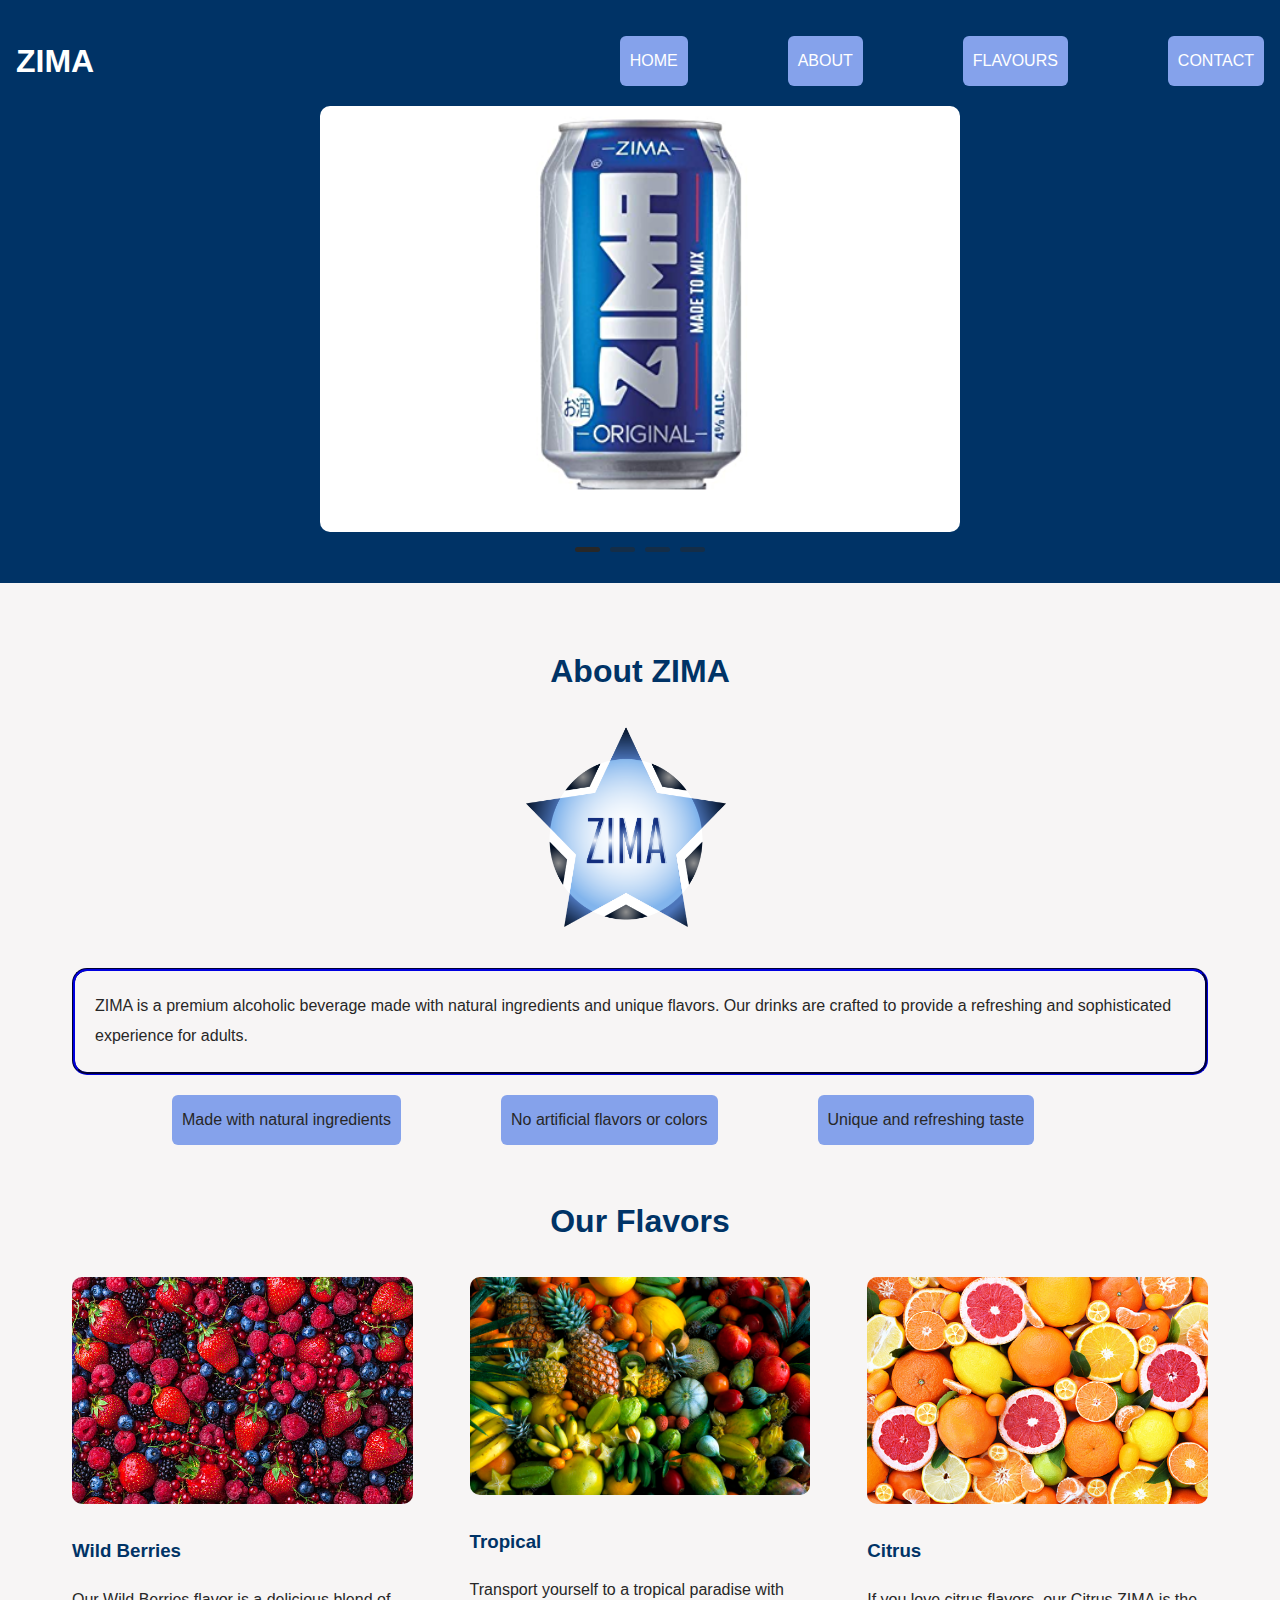
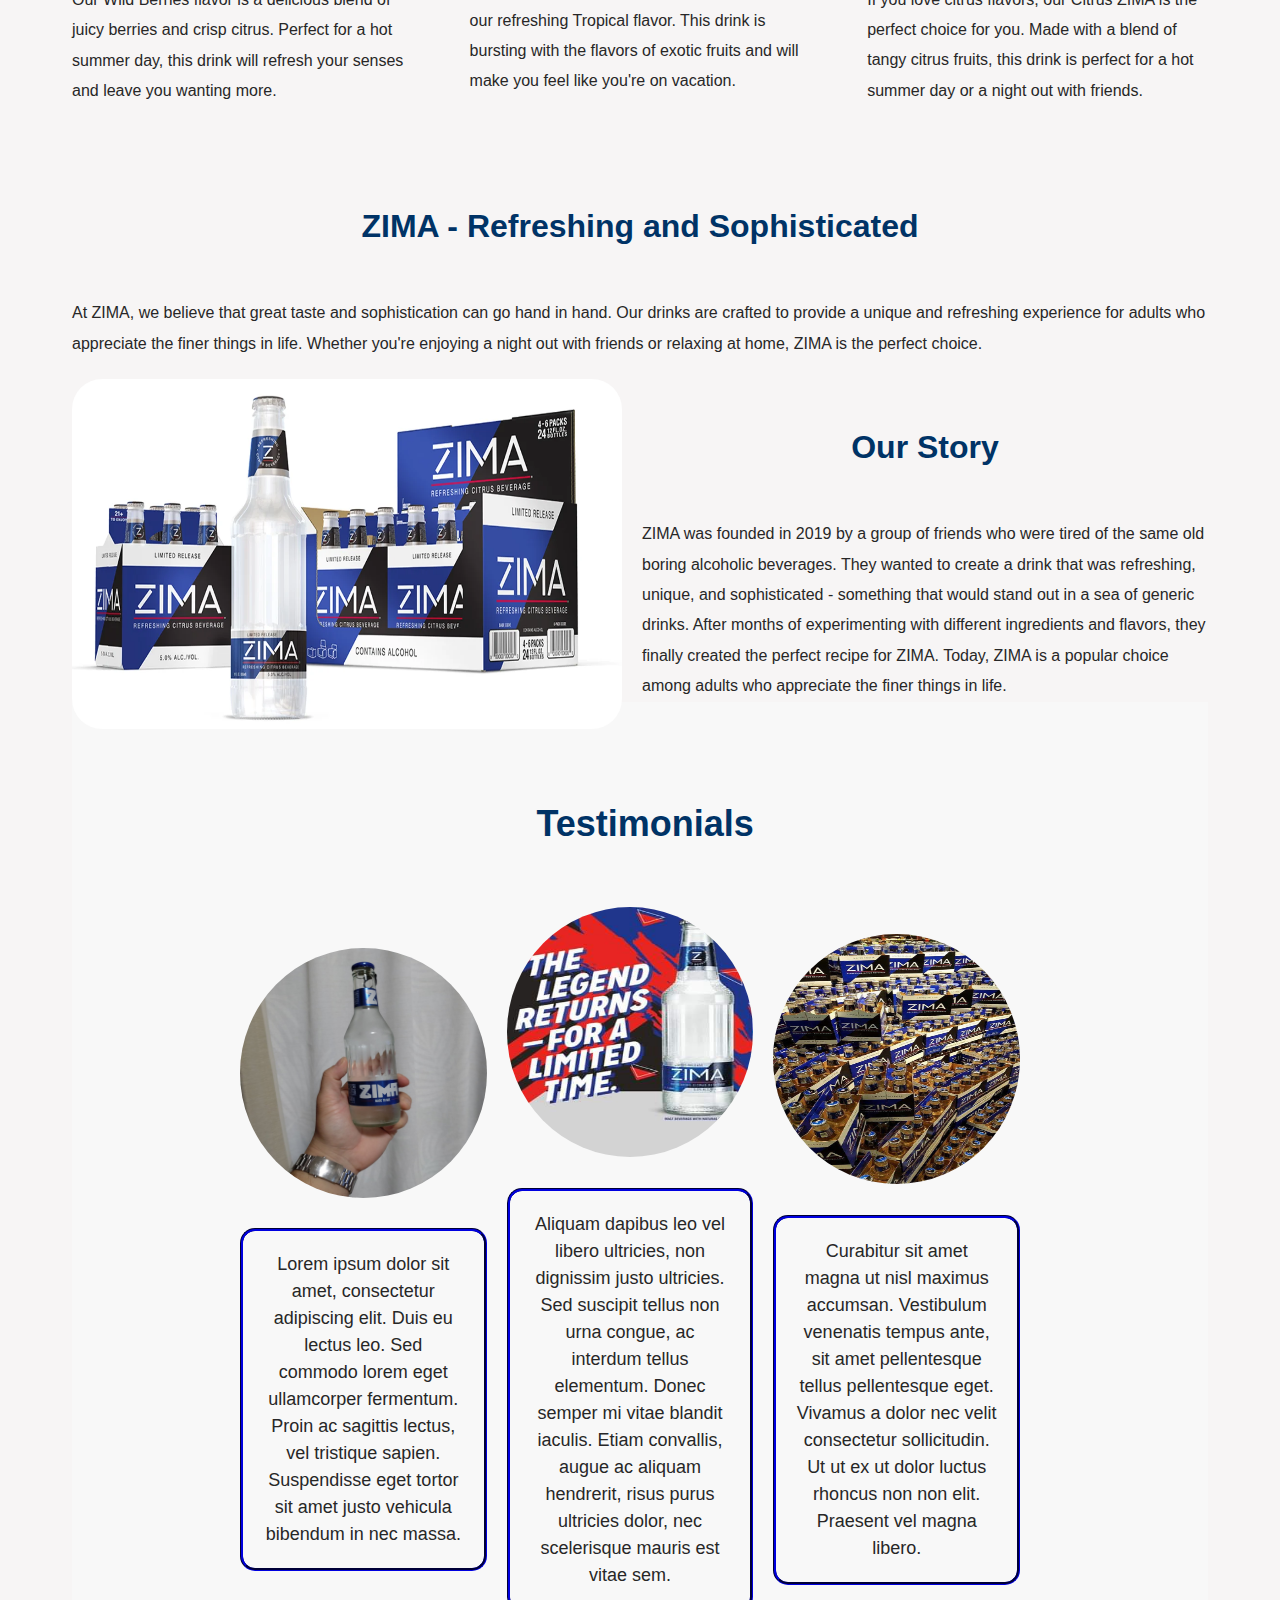
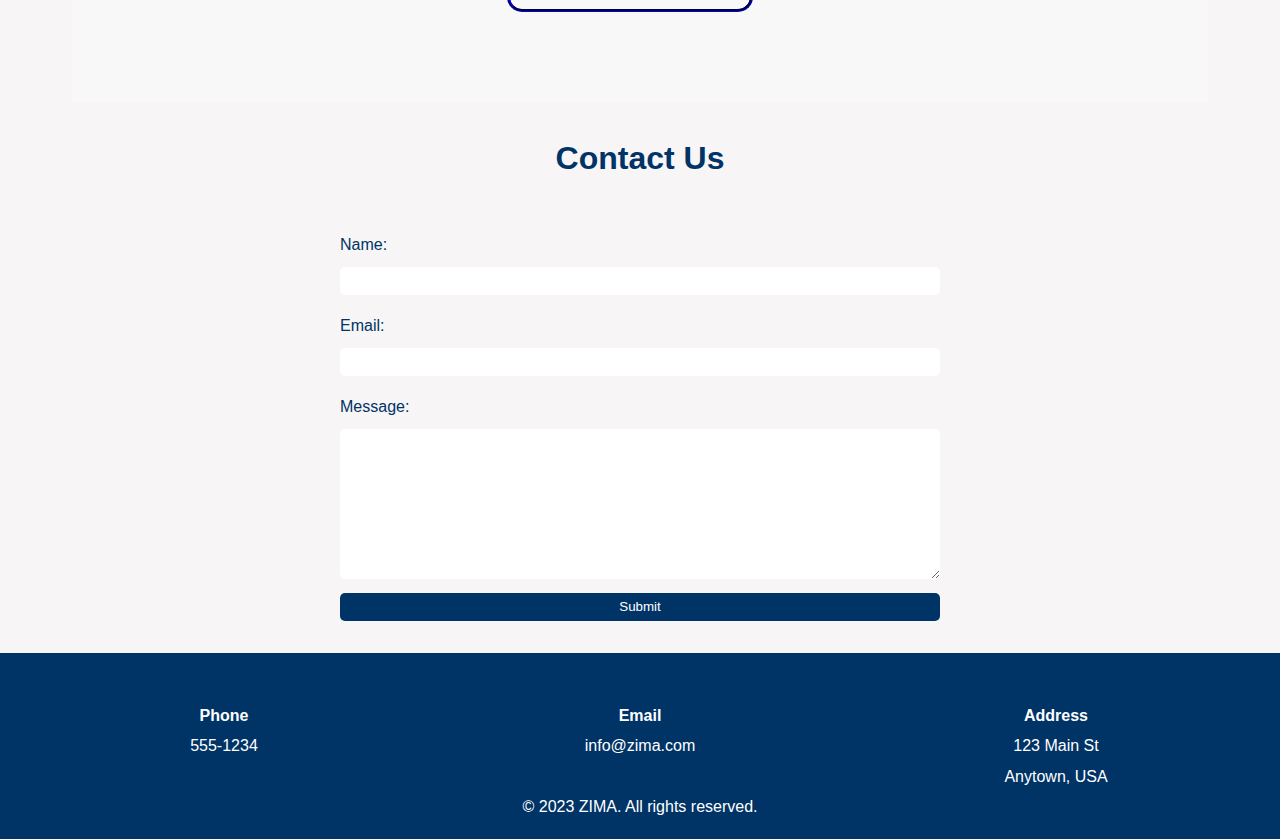
<file: index.html>
<!DOCTYPE html>
<html>

<head>
  <title>ZIMA - A Drink for Adults</title>
  <link rel="stylesheet" href="css/main.css">
</head>

<body>
  <header>
    <nav>
      <h1>ZIMA</h1>
      <ul>
        <li><a href="index.html">HOME</a></li>
        <li><a href="about.html">ABOUT</a></li>
        <li><a href="flavours.html">FLAVOURS</a></li>
        <li><a href="contact.html">CONTACT</a></li>
      </ul>
    </nav>
    <!-- <div class="banner">
      <img src="images/zima.webp" alt="ZIMA banner"> -->
    <div class="slider">
      <div class="slide">
            <img src="images/zima_can.png" alt="Photo1"/>
        </div>
      <div class="slide">
            <img src="images/hero.webp" alt="Photo3"/>
        </div> 
      <div class="slide">
            <img src="images/cheers.jpg" alt="Photo2"/>
        </div>
      <div class="slide">
            <img src="images/cool.jpg" alt="Photo3"/>
        </div> 

        <button class="btn-slide prev"><i class="fas fa-3x fa-chevron-circle-left"></i></button>
        <button class="btn-slide next"><i class="fas fa-3x fa-chevron-circle-right"></i></button>
    </div>
    </div>
    <div class="dots-container">
            <span class="dot active" data-slide="0"></span>
            <span class="dot" data-slide="1"></span>
            <span class="dot" data-slide="2"></span>
      <span class="dot" data-slide="3"></span>
    </div>
  </header>
  <main>
    <section id="about">
      <h2>About ZIMA</h2>
      <img class="logo" src="images/logo.png">
      <p class="p">ZIMA is a premium alcoholic beverage made with natural ingredients and unique flavors. Our drinks are crafted
        to provide a refreshing and sophisticated experience for adults.</p>
      <ul class="slogan">
        <li>Made with natural ingredients</li>
        <li>No artificial flavors or colors</li>
        <li>Unique and refreshing taste</li>
      </ul>
    </section>
    <section id="products">
      <h2>Our Flavors</h2>
      <div class="flavors">
        <div class="flavor">
          <img src="images/fruit1.jpg" alt="Flavor 1">
          <h3>Wild Berries</h3>
          <p>Our Wild Berries flavor is a delicious blend of juicy berries and crisp citrus. Perfect for a hot summer
            day, this drink will refresh your senses and leave you wanting more.</p>
        </div>
        <div class="flavor">
          <img src="images/fruit2.jpg" alt="Flavor 2">
          <h3>Tropical</h3>
          <p>Transport yourself to a tropical paradise with our refreshing Tropical flavor. This drink is bursting with
            the flavors of exotic fruits and will make you feel like you're on vacation.</p>
        </div>
        <div class="flavor">
          <img src="images/fruit3.jpg" alt="Flavor 3">
          <h3>Citrus</h3>
          <p>If you love citrus flavors, our Citrus ZIMA is the perfect choice for you. Made with a blend of tangy
            citrus fruits, this drink is perfect for a hot summer day or a night out with friends.</p>
        </div>
      </div>
    </section>
    <section class="branding">
      <h2>ZIMA - Refreshing and Sophisticated</h2>
      <p>At ZIMA, we believe that great taste and sophistication can go hand in hand. Our drinks are crafted to provide
        a unique and refreshing experience for adults who appreciate the finer things in life. Whether you're enjoying a
        night out with friends or relaxing at home, ZIMA is the perfect choice.</p>
      <img src="images/zima.webp" class="one" alt="ZIMA branding">
    </section>
    <section class="about">
      <h2>Our Story</h2>
      <p>ZIMA was founded in 2019 by a group of friends who were tired of the same old boring alcoholic beverages. They
        wanted to create a drink that was refreshing, unique, and sophisticated - something that would stand out in a
        sea of generic drinks. After months of experimenting with different ingredients and flavors, they finally
        created the perfect recipe for ZIMA. Today, ZIMA is a popular choice among adults who appreciate the finer
        things in life.</p>
    </section>
    <section id="testimonials">
      <h2>Testimonials</h2>
      <div class="tests">
        <div class="test">
          <img src="images/1.jpg" alt="Testimonial 1">
          <p>Lorem ipsum dolor sit amet, consectetur adipiscing elit. Duis eu lectus leo. Sed commodo lorem eget
            ullamcorper fermentum. Proin ac sagittis lectus, vel tristique sapien. Suspendisse eget tortor sit
            amet justo vehicula bibendum in nec massa.</p>
        </div>
        <div class="test">
          <img src="images/2.jpg" alt="Testimonial 2">
          <p>Aliquam dapibus leo vel libero ultricies, non dignissim justo ultricies. Sed suscipit tellus non
            urna congue, ac interdum tellus elementum. Donec semper mi vitae blandit iaculis. Etiam convallis,
            augue ac aliquam hendrerit, risus purus ultricies dolor, nec scelerisque mauris est vitae sem.</p>
        </div>
        <div class="test">
          <img src="images/3.jpg" alt="Testimonial 3">
          <p>Curabitur sit amet magna ut nisl maximus accumsan. Vestibulum venenatis tempus ante, sit amet
            pellentesque tellus pellentesque eget. Vivamus a dolor nec velit consectetur sollicitudin. Ut ut
            ex ut dolor luctus rhoncus non non elit. Praesent vel magna libero.</p>
        </div>
      </div>
    </section>
    
    <section id="contact">
      <h2>Contact Us</h2>
      <form>
        <label for="name">Name:</label>
        <input type="text" id="name" name="name" required>
        <label for="email">Email:</label>
        <input type="email" id="email" name="email" required>
        <label for="message">Message:</label>
        <textarea id="message" name="message" required></textarea>
        <input type="submit" value="Submit">
      </form>
    </section>
  </main>

  <script src="java/main.js"></script>
  <footer>
    <div class="contact-info">
      <div>
        <h4>Phone</h4>
        <p>555-1234</p>
      </div>
      <div>
        <h4>Email</h4>
        <p>info@zima.com</p>
      </div>
      <div>
        <h4>Address</h4>
        <p>123 Main St<br>Anytown, USA</p>
      </div>
    </div>
    <p>© 2023 ZIMA. All rights reserved.</p>
  </footer>
</body>

</html>
</file>
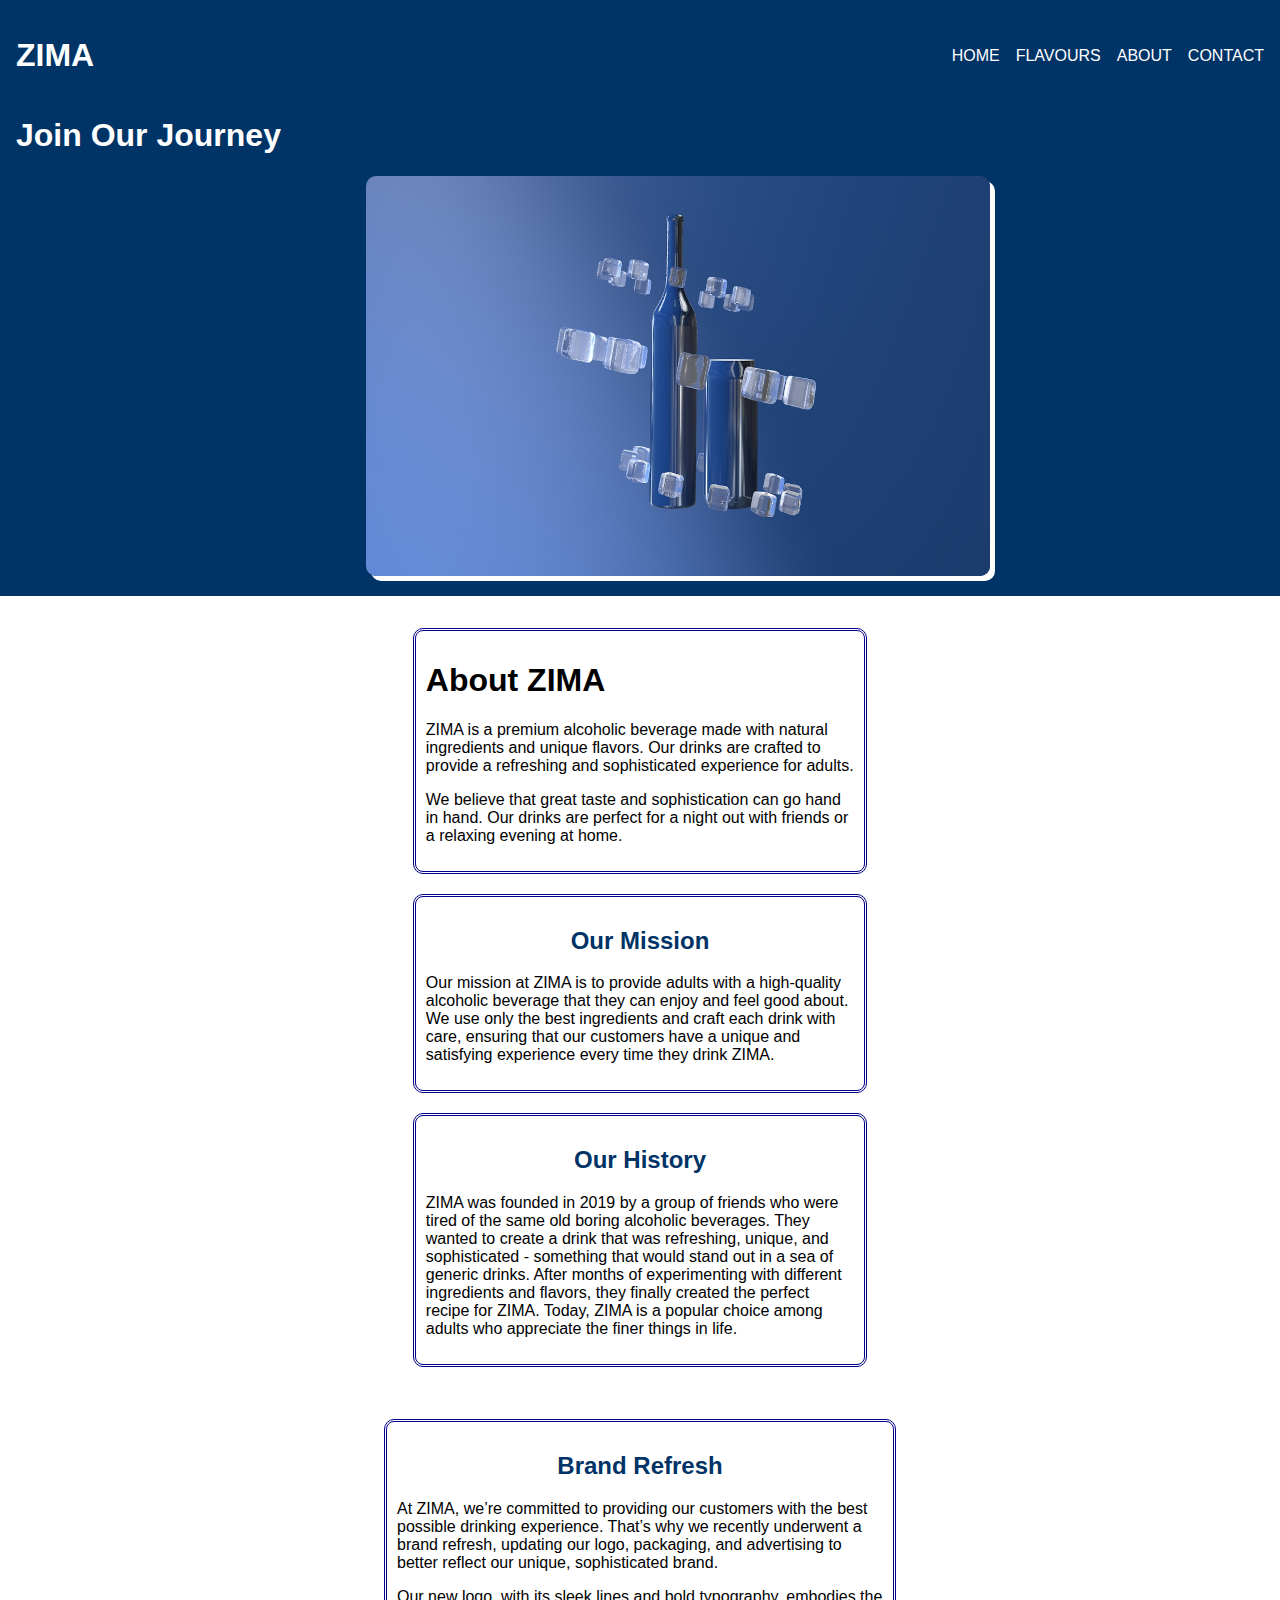
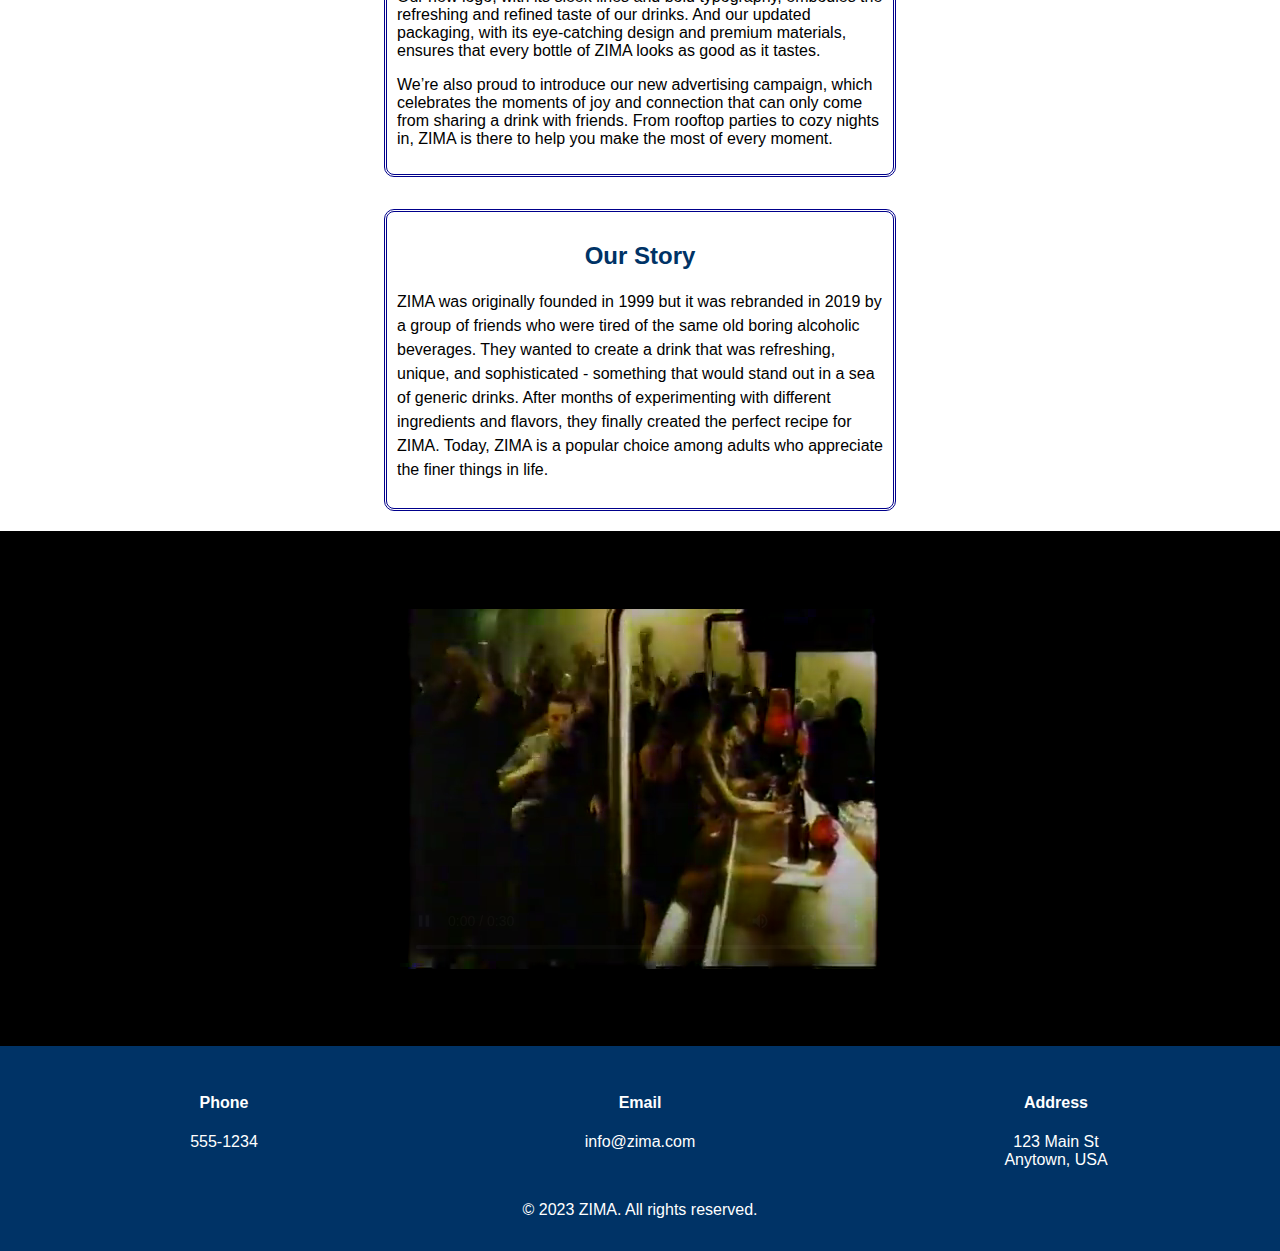
<file: about.html>
<!DOCTYPE html>
<html>
  <head>
    <title>About ZIMA</title>
	<link rel="stylesheet" href="css/about.css">
  </head>
  <body>
    <header>
      
      <nav>
        <h1>ZIMA</h1>
        <ul>
          <li><a href="index.html">HOME</a></li>
          <li><a href="flavours.html">FLAVOURS</a></li>
          <li><a href="about.html">ABOUT</a></li>
          <li><a href="contact.html">CONTACT</a></li>
        </ul>
      </nav>
      <div>
        <h1 class="tag">Join Our Journey</h1>
      </div>
      <div>
        <img class="banner" src="images/brand.jpg" alt="ZIMA banner">
      </div>

    </header>
    <main>
      <div class="para">
      <h1>About ZIMA</h1>
    
      <p>ZIMA is a premium alcoholic beverage made with natural ingredients and unique flavors. Our drinks are crafted to provide a refreshing and sophisticated experience for adults.</p>
      <p>We believe that great taste and sophistication can go hand in hand. Our drinks are perfect for a night out with friends or a relaxing evening at home.</p>
    </div>

    <div class="para">
    <h2>Our Mission</h2>
     <p>Our mission at ZIMA is to provide adults with a high-quality alcoholic beverage that they can enjoy and feel good about. We use only the best ingredients and craft each drink with care, ensuring that our customers have a unique and satisfying experience every time they drink ZIMA.</p>
      </div>
      <div class="para">
      <h2>Our History</h2>
      <p>ZIMA was founded in 2019 by a group of friends who were tired of the same old boring alcoholic beverages. They wanted to create a drink that was refreshing, unique, and sophisticated - something that would stand out in a sea of generic drinks. After months of experimenting with different ingredients and flavors, they finally created the perfect recipe for ZIMA. Today, ZIMA is a popular choice among adults who appreciate the finer things in life.</p>
    </div>
    </main>

    <section class="brand-refresh">
          <div class="para">
          <h2>Brand Refresh</h2>
          <p>At ZIMA, we’re committed to providing our customers with the best possible drinking experience. That’s why we recently underwent a brand refresh, updating our logo, packaging, and advertising to better reflect our unique, sophisticated brand.</p>
          <p>Our new logo, with its sleek lines and bold typography, embodies the refreshing and refined taste of our drinks. And our updated packaging, with its eye-catching design and premium materials, ensures that every bottle of ZIMA looks as good as it tastes.</p>
          <p>We’re also proud to introduce our new advertising campaign, which celebrates the moments of joy and connection that can only come from sharing a drink with friends. From rooftop parties to cozy nights in, ZIMA is there to help you make the most of every moment.</p>
        </div>
      </section>

      <section class="about">
        <div class="para">
        <h2>Our Story</h2>
        <p>ZIMA was originally founded in 1999 but it was rebranded in 2019 by a group of friends who were tired of the same old boring alcoholic beverages. They
          wanted to create a drink that was refreshing, unique, and sophisticated - something that would stand out in a
          sea of generic drinks. After months of experimenting with different ingredients and flavors, they finally
          created the perfect recipe for ZIMA. Today, ZIMA is a popular choice among adults who appreciate the finer
          things in life.</p>
        </div>
      </section>

      <div class="video-container">
        <div class="play-button"></div>
        <iframe src="video/videoplayback.mp4" frameborder="0" allow="accelerometer; autoplay; clipboard-write; encrypted-media; gyroscope; picture-in-picture" allowfullscreen></iframe>
      </div>
      
      
      <footer>
        <div class="contact-info">
          <div>
            <h4>Phone</h4>
            <p>555-1234</p>
          </div>
          <div>
            <h4>Email</h4>
            <p>info@zima.com</p>
          </div>
          <div>
            <h4>Address</h4>
            <p>123 Main St<br>Anytown, USA</p>
          </div>
        </div>
        <p>© 2023 ZIMA. All rights reserved.</p>
      </footer>
  </body>
</html>
</file>
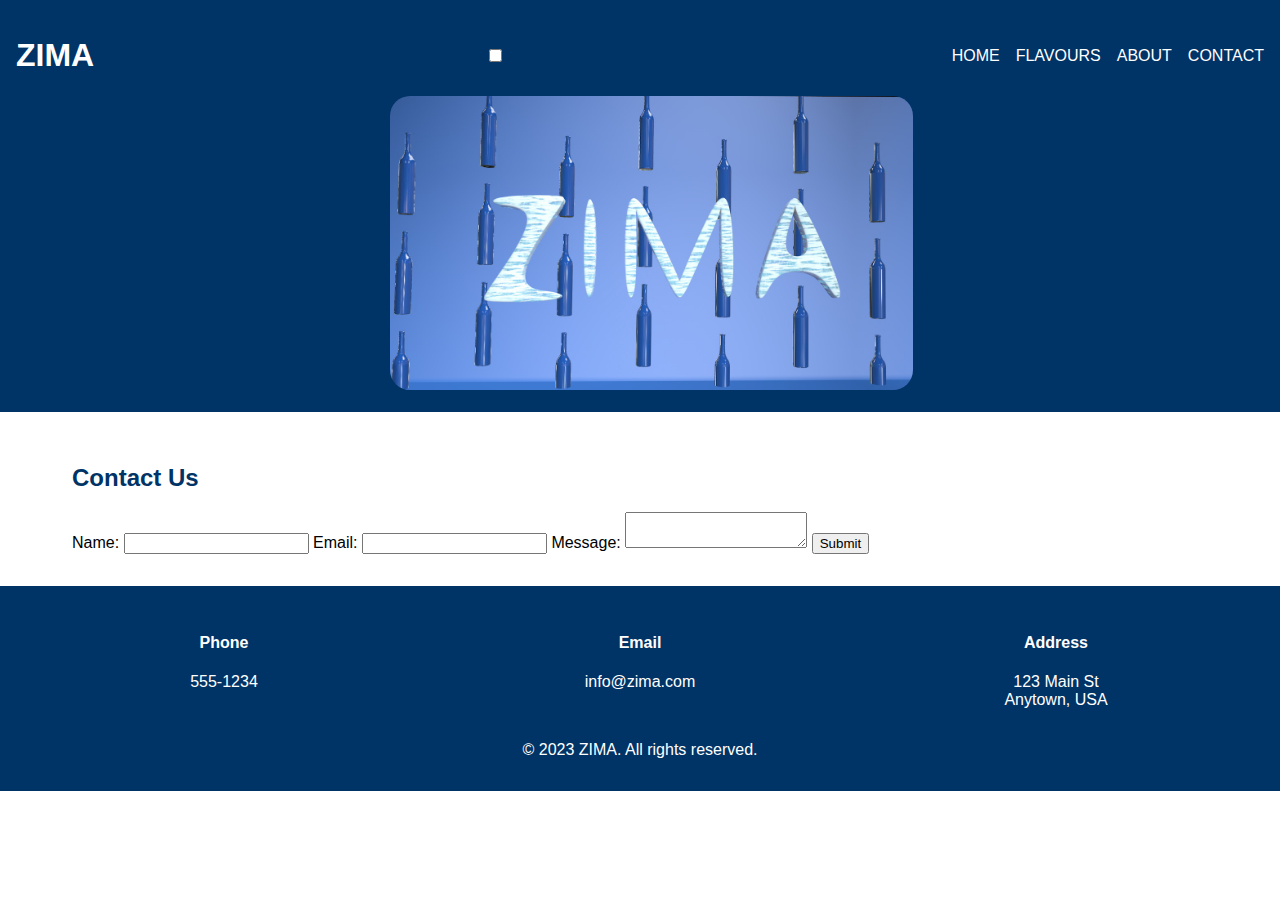
<file: contact.html>
<!DOCTYPE html>
<html>

<head>
  <title>ZIMA - Contact Us</title>
  <link rel="stylesheet" href="css/contact.css">
</head>

<body>
  <header>
    <nav>
      <h1>ZIMA</h1>
      <input type="checkbox" id="menu-icon">
      <label for="menu-icon" class="menu-icon">&#9776;</label>
      <ul>
        <li><a href="index.html">HOME</a></li>
        <li><a href="flavours.html">FLAVOURS</a></li>
        <li><a href="about.html">ABOUT</a></li>
        <li><a href="contact.html">CONTACT</a></li>
      </ul>
    </nav>
    <div class="banner">
      <img class="banner_img" src="images/bottle.jpg" alt="Contact banner">
    </div>
  </header>

  <main>
    <section id="contact">
      <h2>Contact Us</h2>
      <form>
        <label for="name">Name:</label>
        <input type="text" id="name" name="name" required>
        <label for="email">Email:</label>
        <input type="email" id="email" name="email" required>
        <label for="message">Message:</label>
        <textarea id="message" name="message" required></textarea>
        <input type="submit" value="Submit">
      </form>
    </section>
  </main>

  <footer>
    <div class="contact-info">
      <div>
        <h4>Phone</h4>
        <p>555-1234</p>
      </div>
      <div>
        <h4>Email</h4>
        <p>info@zima.com</p>
      </div>
      <div>
        <h4>Address</h4>
        <p>123 Main St<br>Anytown, USA</p>
      </div>
    </div>
    <p>© 2023 ZIMA. All rights reserved.</p>
  </footer>

</body>

</html>
</file>
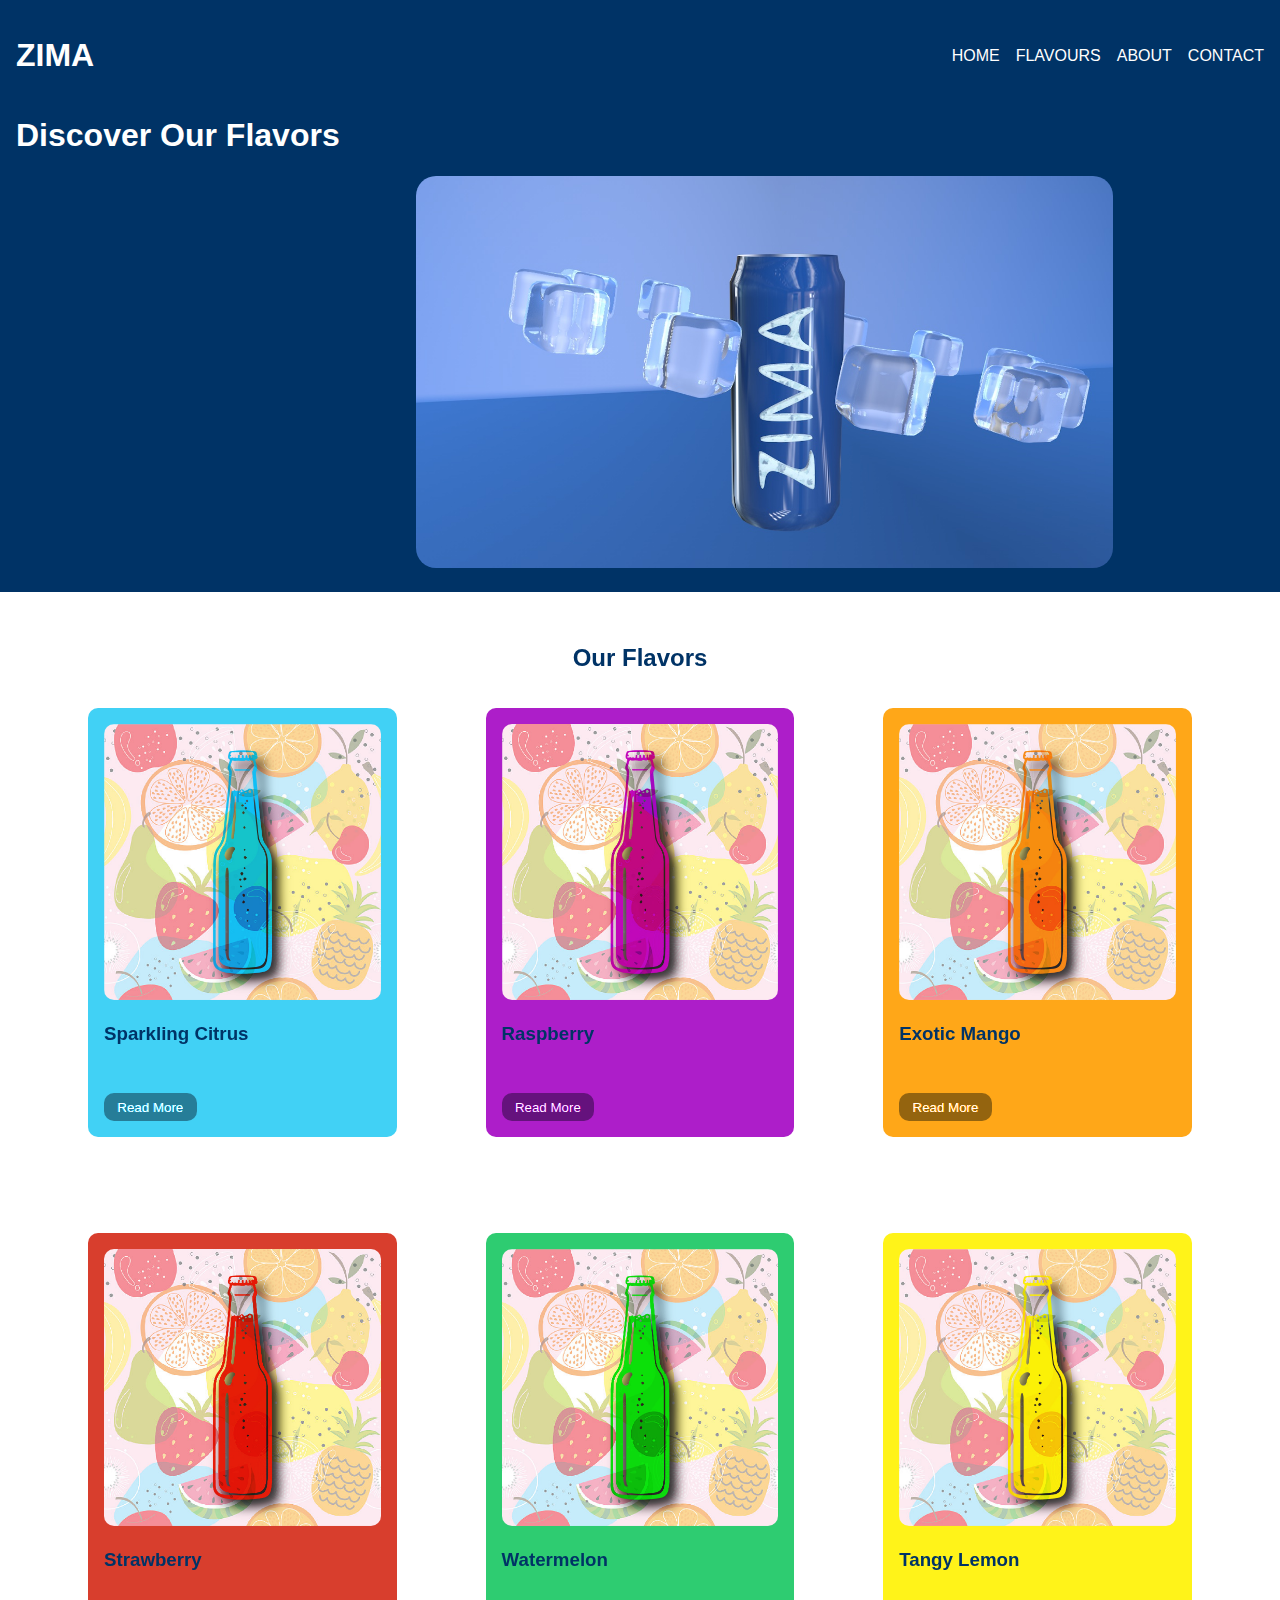
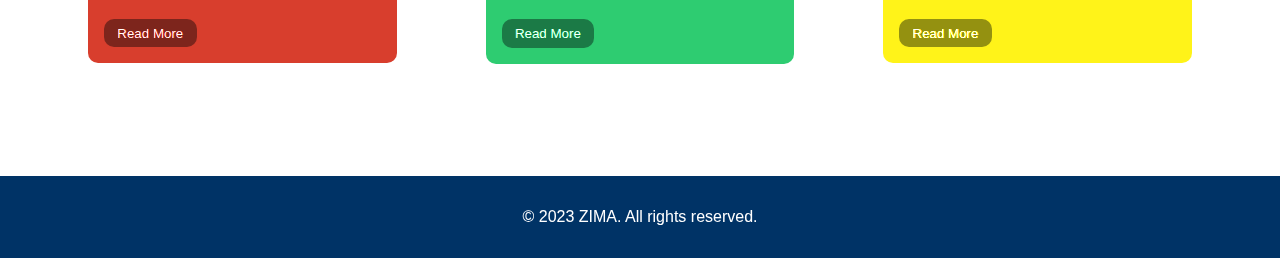
<file: flavours.html>
<!DOCTYPE html>
<html>

<head>
	<title>ZIMA - Flavors</title>
	<link rel="stylesheet" href="css/flavours.css">
</head>

<body>
	<header>
		<nav>
			<h1>ZIMA</h1>
			<ul>
				<li><a href="index.html">HOME</a></li>
				<li><a href="flavors.html">FLAVOURS</a></li>
				<li><a href="about.html">ABOUT</a></li>
				<li><a href="contact.html">CONTACT</a></li>
			</ul>
		</nav>
		<div id="banner">
			<h1 class="tag">Discover Our Flavors</h1>
		</div>
		<div class="banner">
			<img src="images/soda_can.jpg" alt="ZIMA banner">
		</div>
	</header>
	<main>
		<section id="flavors">
			<h2>Our Flavors</h2>
			<div class="flavors">
				<div class="flavor">
					<div class="flavor flavor-citrus">
						<img src="images/sparkling.png" alt="Flavor 1">
						<h3>Sparkling Citrus</h3>
						<p class="description">Our Sparkling Citrus flavor is a refreshing blend of natural citrus
							flavors and sparkling water. With just a hint of sweetness, it's the perfect choice for
							those who want a light and bubbly drink without all the calories and sugar.</p>
						<button class="toggle-description">Read More</button>
					</div>
				</div>
				<div class="flavor">
					<div class="flavor flavor-raspberry">
						<img src="images/berry.png" alt="Flavor 2">
						<h3>Raspberry</h3>
						<p class="description">Our Rasp Berry flavor is a delicious combination of natural berry flavors
							and sparkling water. It's lightly sweetened with natural fruit extracts and has a crisp,
							refreshing taste that's perfect for any occasion.</p>
						<button class="toggle-description">Read More</button>
					</div>
				</div>
				<div class="flavor">
					<div class="flavor flavor-mango">
						<img src="images/mango.png" alt="Flavor 3">
						<h3>Exotic Mango</h3>
						<p class="description">Our Exotic Mango flavor is a tropical delight that combines the sweet,
							juicy flavor of ripe mangoes with sparkling water. It's the perfect choice for those who
							want a taste of the tropics without all the calories and sugar of traditional fruit juices.
						</p>
						<button class="toggle-description">Read More</button>
					</div>
				</div>
				<div class="flavor">
					<div class="flavor flavor-strawberry">
					<img src="images/strawberry.png" alt="Flavor 4">
					<h3>Strawberry</h3>
					<p class="description">Our Strawberry Lime flavor is a tangy and refreshing blend of natural
						raspberry and lime flavors and sparkling water. It's lightly sweetened with natural fruit
						extracts and has a crisp, clean taste that's perfect for any occasion.</p>
					<button class="toggle-description">Read More</button>
				</div>
			</div>
			<div class="flavor">
				<div class="flavor flavor-watermelon">
				<img src="images/watermelon.png" alt="Flavor 5">
				<h3>Watermelon</h3>
				<p class="description">Our Watermelon flavor is a refreshing and delicious blend of natural apple
					flavors and sparkling water. It's lightly sweetened with natural fruit extracts and has a crisp,
					clean taste that's perfect for any time of day.</p>
				<button class="toggle-description">Read More</button>
			</div>
			</div>
			<div class="flavor">
				<div class="flavor flavor-lemon">
				<img src="images/lemon.png" alt="Flavor 6">
				<h3>Tangy Lemon</h3>
				<p class="description">Our Tangy Lemon flavor is a zesty and refreshing blend of natural lemon flavor
					and sparkling water. It's lightly sweetened with natural fruit extracts and has a bright, citrusy
					taste that's perfect for any occasion.</p>
				<button class="toggle-description">Read More</button>
			</div>
			</div>
			</div>

			</div>
		</section>
	</main>

	<script src="java/flavours.js"></script>
	<footer>
		<p>&copy; 2023 ZIMA. All rights reserved.</p>
	</footer>
</body>

</html>
</file>
<file: css/main.css>
/*Global Styles*/

* {
  box-sizing: border-box;
}

body {
  margin: 0;
  font-family: Arial, sans-serif;
}

/* Header Styles */

header {
  background-color: #003366;
  color: #fff;
  padding: 1em;
}

nav {
  display: flex;
  justify-content: space-between;
  align-items: center;
  margin-bottom: 1;
}

ul {
  display: flex;
  list-style: none;
}

li {
  margin-top: 20px;
  margin-bottom: 20px;
  margin-left: 100px;
  padding: 10px 10px 10px 10px;
  box-shadow: #002447;
  border: #002447;
  border-radius: 6px;
  background-color: rgb(133, 162, 235);

}

a {
  color: #fff;
  text-decoration: none;
}

@media screen and (max-width: 800px) {
  .menu-icon {
      display: block;
      font-size: 2em;
      cursor: pointer;
  }

  ul {
      display: none;
      position: absolute;
      top: 100%;
      left: 0;
      right: 0;
      background-color: #003366;
      margin: 0;
      padding: 0;
      flex-direction: column;
  }

  li {
      margin: 0;
  }

  input[type="checkbox"]:checked ~ ul {
      display: flex;
  }
}


/* Banner Styles */

.banner {
  width: 100%;
  height: 400px;
  overflow: hidden;
}

.banner img {
  align-items: center;
  margin-left: 20%;
  width: 60%;
  height: 98%;
  border-radius: 20px;
  box-shadow: 4px 5px lightblue;
} 


.p {
  height: fit-content;
  width: fit-content;
  border-radius: 15px;
  border-color: darkblue;
  border-style: groove;
  padding: 20px 20px 20px 20px;
  /* background-color: rgb(112, 112, 230); */
}


/* Main Styles */

main {
  max-width: 1200px;
  margin: 0 auto;
  padding: 2em;
}

h2 {
  color: #003366;
  text-align: center;
}

/* Flavors Section Styles */

.flavors {
  display: flex;
  flex-wrap: wrap;
  justify-content: space-between;
}

.flavor {
  flex-basis: 30%;
  margin-bottom: 2em;
}

.flavor img {
  width: 100%;
  height: auto;
  border-radius: 10px;
}

.flavor h3 {
  color:#003366;
margin-top: 1em;
}

.flavor p {
margin-top: 1em;
}

/* Branding Section Styles */

.branding {
margin-top: 2em;
}

.branding p {
margin-top: 1em;
}


.branding img {
float: left;
/* width: 50%;
height: 20%; */
border-radius: 30px;
margin-bottom: 2em;
vertical-align: top;
}

.one
{
  height: 350px;
  width: 550px;
  margin-right: 20px;
  margin-top: 20px;
}


/* About Section Styles */

.about {
margin-top: 2em;
}

.about p {
margin-top: 1em;
}

.about img {
width: 100%;
height: auto;
border-radius: 10px;
margin-bottom: 2em;
}

/* Footer Styles */

footer {
background-color: #003366;
color: #fff;
padding: 1em;
text-align: center;
}

.contact-info {
display: flex;
justify-content: space-around;
margin-top: 2em;
}

.contact-info div {
flex-basis: 30%;
text-align: center;
}

.contact-info h4 {
color: #fff;
margin-top: 0;
}

.contact-info p {
margin-top: 0;
}

/* Form Styles */

form {
display: flex;
flex-direction: column;
max-width: 600px;
margin: 0 auto;
}

label {
color: #003366;
margin-top: 1em;
}

input[type="text"],
input[type="email"],
textarea {
border: none;
border-radius: 5px;
padding: 0.5em;
margin-top: 0.5em;
}

input[type="text"],
input[type="email"] {
width: 100%;
}

textarea {
height: 150px;
width: 100%;
}

input[type="submit"] {
background-color: #003366;
color: #fff;
border: none;
border-radius: 5px;
padding: 0.5em;
margin-top: 1em;
cursor: pointer;
}

input[type="submit"]:hover {
background-color: #002447;
}

input[type="submit"]:focus {
outline: none;
}

/* Responsive Styles */

@media screen and (max-width: 600px) {
.flavor {
flex-basis: 100%;
}

.contact-info {
  flex-direction: column;
  text-align: center;
}

.contact-info div {
  margin-bottom: 2em;
}

}


.logo {
align-items: center;
height: 200px;
width: 200px;
margin-left: 40%;
margin-right: 40%;
margin-bottom: 30px;
}




* {
  margin: 0;
  padding: 0;
  box-sizing: inherit;
}
html {
  font-size: 1rem;
  box-sizing: border-box;
}
body {
  width: 100%;
  height: 100%;
  color: #272727;
  line-height: 1.9;
  background-color: #f7f5f5;
  font-family:Arial, Helvetica, sans-serif;
}
h2{
    text-align: center;
    font-size: 2rem;
    line-height: 3.5;
}
.slider{
    position: relative;
     max-width: 40rem; 
    height: 26.625rem; 
    margin: 0 auto;
    overflow: hidden;
}
.slide{ 
    position: absolute;
    top:0;
    width: 100%;
    height: 26.625rem;
    display: flex;
    align-items: center;
    justify-content: center;
    transition: transform 1s;
}
.slide > img{
    width: 100%;
    height: 100%;
    object-fit: cover;
    border-radius: 10px;
}
button{
    background: none;
    border: none;
}
button .fas{
    color: rgba(255, 255, 255, .5);
}
.btn-slide{
    position:absolute;
    top:50%;
    z-index: 10;

    height: 5.5rem;
    width: 5.5rem;
    cursor: pointer;
}
.prev{
    left:3rem;
    transform: translate(-50%, -50%);
}
.next{
    right: 3rem;
    transform: translate(50%, -50%); 
}
.dots-container{
  display: flex;
  justify-content: center;
  align-items: center;
  position: relative;
}
.dot{
    width: 25px;
    height: 5px;
    margin: 15px 5px;
    border-radius: .5rem;
    background: rgba(39,39,39, .5);
    cursor: pointer;
}
.dot.active{
background:#272727;
}

#testimonials {
  background-color: #f8f8f8;
  padding: 50px;
  text-align: center;
}

#testimonials h2 {
  font-size: 36px;
  margin-bottom: 20px;
  margin-right: 40%;
  margin-left: 40%;
}

.tests {
  width: 100%;
  max-width: 800px;
  margin: 0 auto;
  display: flex;
  justify-content: center;
  align-items: center;
  flex-wrap: nowrap;
  overflow-x: auto;
  scroll-snap-type: x mandatory;
}

.test {
  scroll-snap-align: start;
  width: 80%;
  margin-right: 20px;
}

.test img {
  width: 100%;
  height: 250px;
  border-radius: 50%;
  margin-bottom: 20px;
}

.test p {
  font-size: 18px;
  line-height: 1.5;
  margin-bottom: 40px;
  height: fit-content;
  width: fit-content;
  border-radius: 15px;
  border-color: darkblue;
  border-style: groove;
  padding: 20px 20px 20px 20px;
}
</file>
<file: css/about.css>
/* Global Styles */

* {
    box-sizing: border-box;
  }
  
  body {
    margin: 0;
    font-family: Arial, sans-serif;
  }
  
  /* Header Styles */
  
  header {
    background-color: #003366;
    color: #fff;
    padding: 1em;
  }
  
  nav {
    display: flex;
    justify-content: space-between;
    align-items: center;
  }
  
  .menu-icon {
    display: none;
  }
  
  ul {
    display: flex;
    list-style: none;
  }
  
  li {
    margin-left: 1em;
  }
  
  a {
    color: #fff;
    text-decoration: none;
  }
  
  @media screen and (max-width: 800px) {
    .menu-icon {
        display: block;
        font-size: 2em;
        cursor: pointer;
    }
  
    ul {
        display: none;
        position: absolute;
        top: 100%;
        left: 0;
        right: 0;
        background-color: #003366;
        margin: 0;
        padding: 0;
        flex-direction: column;
    }
  
    li {
        margin: 0;
    }
  
    input[type="checkbox"]:checked ~ ul {
        display: flex;
    }
  }
  
  /* Main Styles */
  
  main {
    max-width: 1200px;
    margin: 0 auto;
    padding: 2em;
  }
  
  h2 {
    color: #003366;
    text-align: center;
  }
  
  /* About Section Styles */
  
  .about {
    margin-top: 2em;
  }
  
  .about h3 {
    color: #003366;
    margin-top: 1em;
  }
  
  .about p {
    margin-top: 1em;
    line-height: 1.5;
  }
  
  .about ul {
    margin-top: 1em;
    padding-left: 1em;
  }
  
  .about ul li {
    margin-top: 0.5em;
  }
  
  /* Footer Styles */
  
  footer {
    background-color: #003366;
    color: #fff;
    padding: 1em;
    text-align: center;
  }
  
  .contact-info {
    display: flex;
    justify-content: space-around;
    margin-top: 2em;
  }
  
  .contact-info div {
    flex-basis: 30%;
    text-align: center;
  }
  
  .contact-info h4 {
    color: #fff;
    margin-top: 0;
  }
  
  .contact-info p {
    margin-top: 0;
  }
  
  /* Responsive Styles */
  
  @media screen and (max-width: 600px) {
    .contact-info {
      flex-direction: column;
      text-align: center;
    }
  
    .contact-info div {
      margin-bottom: 2em;
    }
  }
  




  .para {
    border-radius: 10px;
    border-style: double;
    padding: 10px 10px 10px 10px;
    border-color: darkblue;
    margin-bottom: 20px;
    margin-left: 30%;
    margin-right: 30%;

  }




  footer {
    background-color: #003366;
    color: #fff;
    padding: 1em;
    text-align: center;
    }
    
    .contact-info {
    display: flex;
    justify-content: space-around;
    margin-top: 2em;
    }
    
    .contact-info div {
    flex-basis: 30%;
    text-align: center;
    }
    
    .contact-info h4 {
    color: #fff;
    margin-top: 0;
    }
    
    .contact-info p {
    margin-top: 0;
    }



    .banner {
      width: 50%;
      overflow: hidden;
      margin-left: 350px;
      height: 400px;
      border-radius: 10px;
      box-shadow: 5px 5px #fff;
      
  
    }
    



    .video-container {
      position: relative;
      padding-bottom: 40.25%; /* 16:9 aspect ratio */
      height: 0;
      overflow: hidden;
    }
    
    .video-container iframe,
    .video-container video {
      position: absolute;
      top: 0;
      left: 0;
      width: 100%;
      height: 100%;
    }
    
    .play-button {
      position: absolute;
      top: 50%;
      left: 50%;
      transform: translate(-50%, -50%);
      width: 100px;
      height: 100px;
      background-color: rgba(0,0,0,0.8);
      border-radius: 50%;
      cursor: pointer;
    }
    
    .play-button:before {
      content: "";
      position: absolute;
      top: 35%;
      left: 35%;
      border-top: 30px solid transparent;
      border-bottom: 30px solid transparent;
      border-left: 50px solid #fff;
    }
    
    .play-button:hover {
      background-color: rgba(0,0,0,1);
    }
    
    .video-container video:not(.playing) {
      display: none;
    }
    
    .playing + .play-button {
      display: none;
    }
    
    .playing + .video-container video {
      display: block;
    }
    
    .playing + .video-container video {
      animation: playVideo 1s;
    }
    
    @keyframes playVideo {
      from {
        opacity: 0;
      }
      to {
        opacity: 1;
      }
    }
</file>
<file: css/contact.css>
/* Global Styles */

* {
    box-sizing: border-box;
  }
  
  body {
    margin: 0;
    font-family: Arial, sans-serif;
  }
  


  .banner {
    margin-left: 30%;
    width: 600px;
    height: 300px;
    overflow: hidden;
  }


  .banner_img {
      align-items: center;
      height: 98%;
      border-radius: 20px;
      align-items: center;

  }

  /* Header Styles */
  
  header {
    background-color: #003366;
    color: #fff;
    padding: 1em;
  }
  
  nav {
    display: flex;
    justify-content: space-between;
    align-items: center;
  }
  
  .menu-icon {
    display: none;
  }
  
  ul {
    display: flex;
    list-style: none;
  }
  
  li {
    margin-left: 1em;
  }
  
  a {
    color: #fff;
    text-decoration: none;
  }
  
  @media screen and (max-width: 800px) {
    .menu-icon {
        display: block;
        font-size: 2em;
        cursor: pointer;
    }
  
    ul {
        display: none;
        position: absolute;
        top: 100%;
        left: 0;
        right: 0;
        background-color: #003366;
        margin: 0;
        padding: 0;
        flex-direction: column;
    }
  
    li {
        margin: 0;
    }
  
    input[type="checkbox"]:checked ~ ul {
        display: flex;
    }
  }
  
  /* Main Styles */
  
  main {
    max-width: 1200px;
    margin: 0 auto;
    padding: 2em;
  }
  
  h2 {
    color: #003366;
  }




  footer {
    background-color: #003366;
    color: #fff;
    padding: 1em;
    text-align: center;
    }
    
    .contact-info {
    display: flex;
    justify-content: space-around;
    margin-top: 2em;
    }
    
    .contact-info div {
    flex-basis: 30%;
    text-align: center;
    }
    
    .contact-info h4 {
    color: #fff;
    margin-top: 0;
    }
    
    .contact-info p {
    margin-top: 0;
    }
</file>
<file: css/flavours.css>
/* Global Styles */

* {
    box-sizing: border-box;
}

body {
    margin: 0;
    font-family: Arial, sans-serif;
}

.banner {
    width: 100%;
    height: 400px;
    overflow: hidden;
    margin-left: 400px;

  }
  
  .banner img {
    align-items: center;
    height: 98%;
    border-radius: 20px;
  } 
  
  
  .tag {
    align-items: center;
  }

  
/* Header Styles */

header {
    background-color: #003366;
    color: #fff;
    padding: 1em;
}

nav {
    display: flex;
    justify-content: space-between;
    align-items: center;
}

.menu-icon {
    display: none;
}

ul {
    display: flex;
    list-style: none;
}

li {
    margin-left: 1em;
}

a {
    color: #fff;
    text-decoration: none;
}

@media screen and (max-width: 800px) {
    .menu-icon {
        display: block;
        font-size: 2em;
        cursor: pointer;
    }

    ul {
        display: none;
        position: absolute;
        top: 100%;
        left: 0;
        right: 0;
        background-color: #003366;
        margin: 0;
        padding: 0;
        flex-direction: column;
    }

    li {
        margin: 0;
    }

    input[type="checkbox"]:checked ~ ul {
        display: flex;
    }
}

/* Main Styles */

main {
    max-width: 1200px;
    margin: 0 auto;
    padding: 2em;
}

h2 {
    color: #003366;
    text-align: center;
}

/* Flavors Section Styles */
.flavors {
    display: flex;
    flex-wrap: wrap;
    justify-content: space-between;
  }
  
  .flavor {
    flex-basis: 30%;
    margin-bottom: 2em;
  }
  
  .flavor img {
    width: 100%;
    height: auto;
    border-radius: 10px;
  }
  
  .flavor h3 {
    color: #003366;
    margin-top: 1em;
  }
  
  .flavor .description {
    max-height: 0;
    overflow: hidden;
    transition: max-height 0.5s ease-out;
}

.flavor .toggle-description {
    background-color: #4a4c4f;
    mix-blend-mode: hard-light;
    color: #fff;
    border: none;
    padding: 0.5em 1em;
    margin-top: 1em;
    cursor: pointer;
    transition: background-color 0.5s ease-out;
    border-radius: 10px;
}

.flavor .toggle-description:hover {
    background-color: #0059A5;
    transition: background-color 0.5s ease-out;
}

.flavor.show .description {
    max-height: 1000px;
    transition: max-height 0.5s ease-in;
}

  .flavor {
    background-color: #fff;
    /* border: 1px solid #ccc; */
    border-radius: 10px;
    padding: 1em;
    margin-bottom: 2em;
  }
  
  .flavor-citrus {
    background-color: #41d1f5;
    border-color: #1b7aba;
  }
  
  .flavor-raspberry {
    background-color: #ad1ec9;
    border-color: #bdc3c7;
  }
  
  .flavor-strawberry {
    background-color: #d83e2d;
    border-color: #c0392b;
  }
  
  .flavor-mango {
    background-color: #ffa718;
    border-color: #e67e22;
  }
  
  .flavor-watermelon {
    background-color: #2ecc71;
    border-color: #27ae60;
  }
  
  .flavor-lemon {
    background-color: #fff319;
    border-color: #c5e622;
  }
  

/* Footer Styles */

footer {
    background-color: #003366;
    color: #fff;
    padding: 1em;
    text-align: center;
}

.contact-info {
    display: flex;
    justify-content: space-around;
    margin-top: 2em;
}

.contact-info div {
    flex-basis: 30%;
    text-align: center;
}

.contact-info h4 {
    color: #fff;
    margin-top: 0;
}

.contact-info p {
    margin-top: 0;
}
</file>
